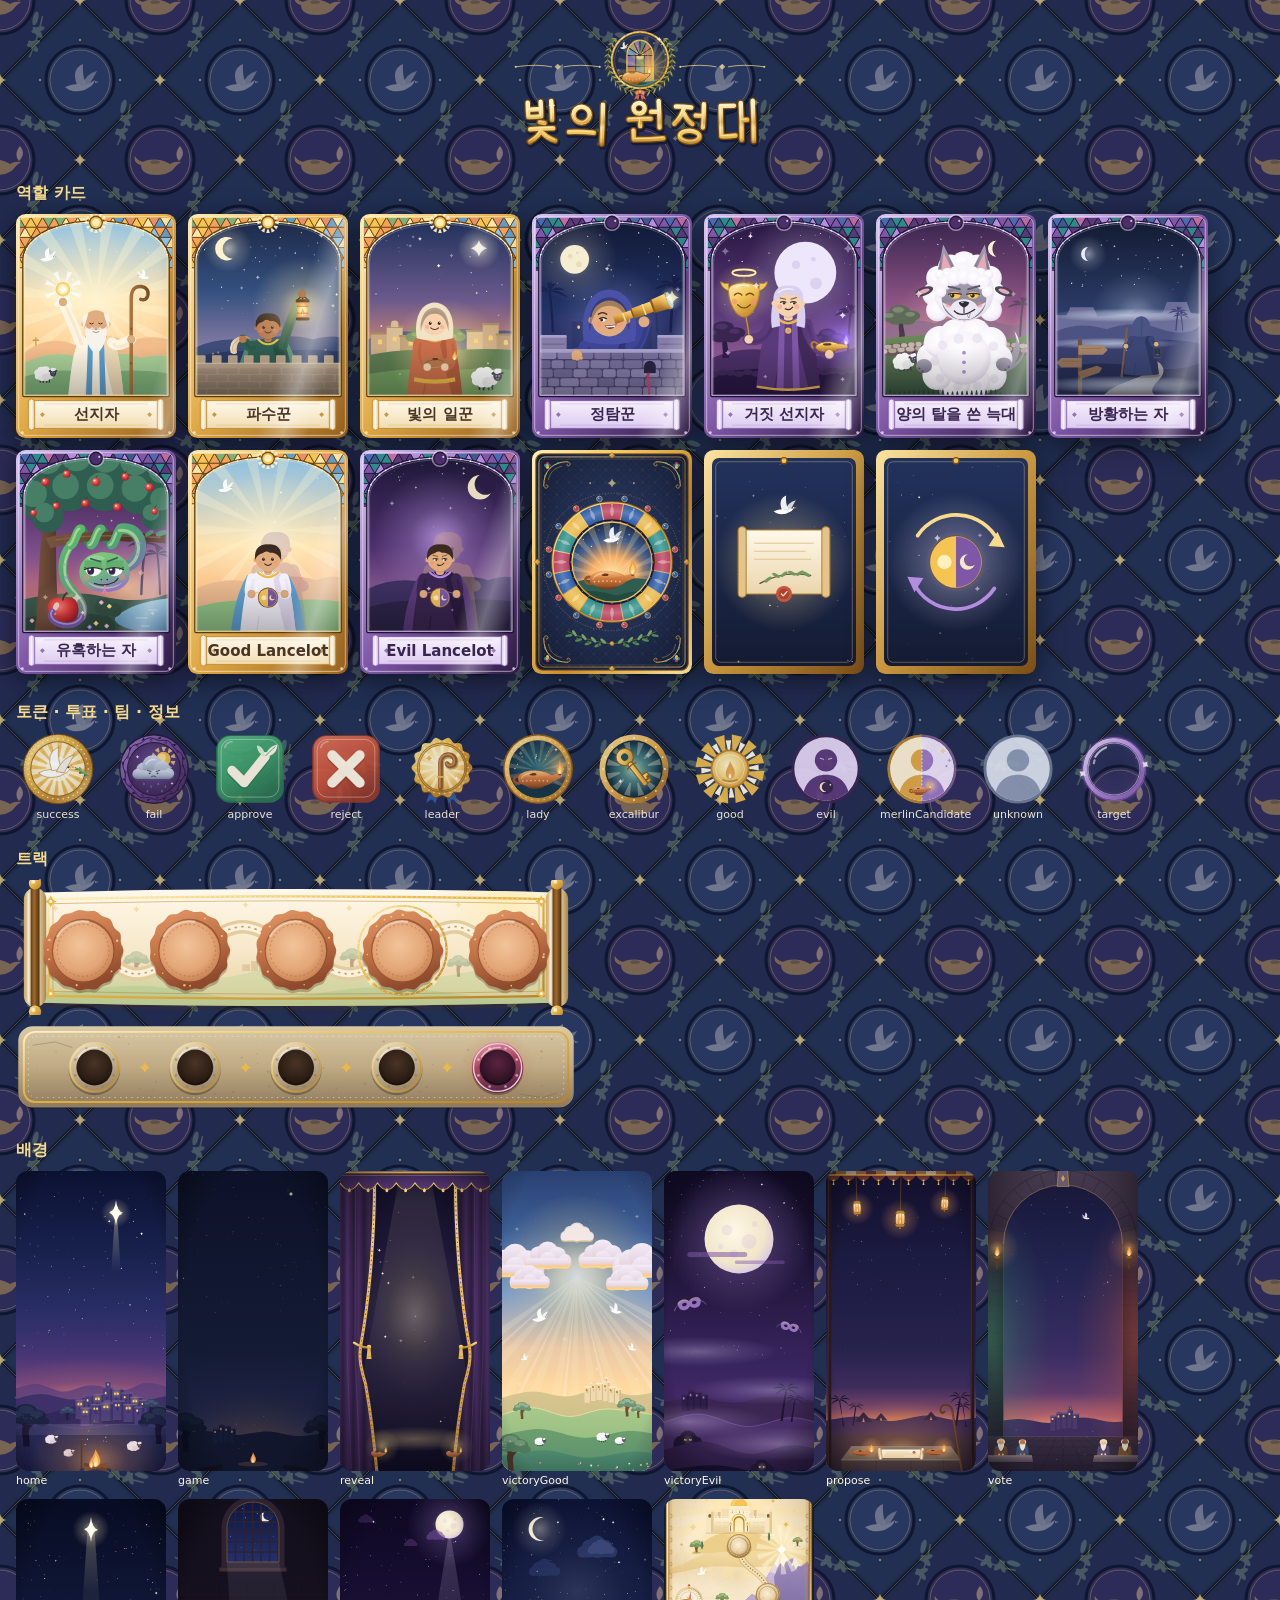
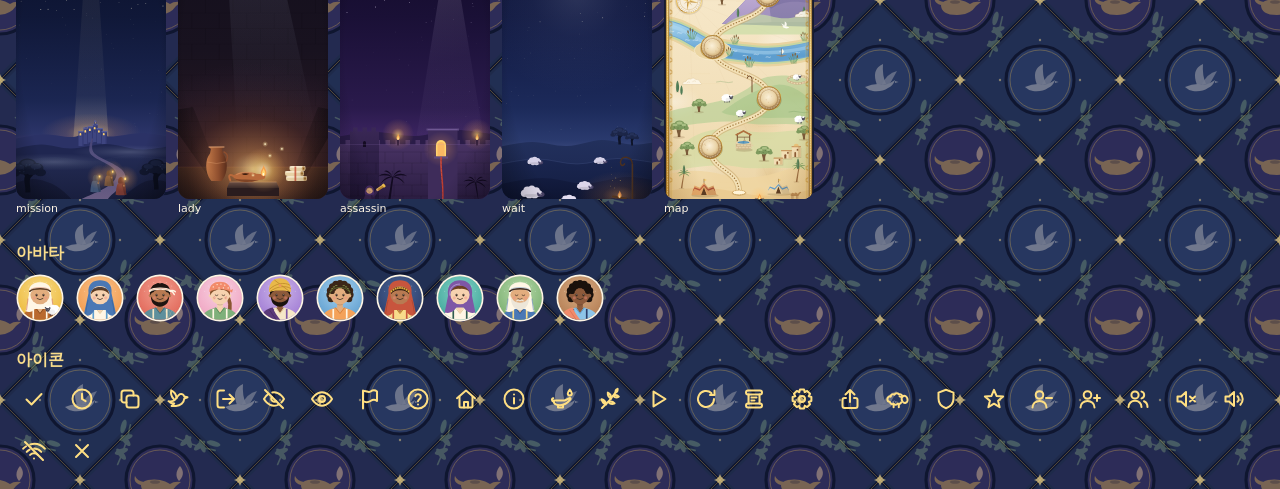
<file: assets/preview.html>
<!doctype html><html lang="ko"><head><meta charset="utf-8"><meta name="viewport" content="width=device-width,initial-scale=1">
<title>빛의 원정대 에셋 미리보기</title><style>
body{margin:0;background:#1E2A4A url(./bg-pattern.svg);color:#FFF6E5;font-family:system-ui,sans-serif;padding:16px}
h2{font-size:16px;margin:28px 0 10px;color:#F8DC8B}
.row{display:flex;flex-wrap:wrap;gap:12px}
.card{position:relative;margin:0;width:160px} .card img{width:100%;display:block;filter:drop-shadow(0 6px 14px #0008)}
.nm{position:absolute;left:7.67%;top:83.33%;width:84.67%;height:12.38%;display:flex;align-items:center;justify-content:center;font-weight:800;font-size:15px}
.nm.good{color:#4A3426} .nm.evil{color:#3A2550}
.tok{margin:0;width:84px;text-align:center;font-size:11px;opacity:.9} .tok img{width:72px;height:72px}
.bg{margin:0;width:150px;font-size:11px} .bg img{width:150px;height:300px;object-fit:cover;border-radius:12px}
.av{width:48px;height:48px} .ic{color:#F8DC8B;padding:6px} .ic img{width:24px;height:24px;filter:invert(86%) sepia(30%) saturate(600%) hue-rotate(-10deg)}
.track img{width:100%;max-width:560px;display:block;margin-bottom:8px}
</style></head><body>
<img src="./logo.svg" alt="빛의 원정대" style="width:280px;display:block;margin:8px auto">
<h2>역할 카드</h2><div class="row"><figure class="card"><img src="./roles/merlin.svg" alt=""><span class="nm good">선지자</span></figure><figure class="card"><img src="./roles/percival.svg" alt=""><span class="nm good">파수꾼</span></figure><figure class="card"><img src="./roles/servant.svg" alt=""><span class="nm good">빛의 일꾼</span></figure><figure class="card"><img src="./roles/assassin.svg" alt=""><span class="nm evil">정탐꾼</span></figure><figure class="card"><img src="./roles/morgana.svg" alt=""><span class="nm evil">거짓 선지자</span></figure><figure class="card"><img src="./roles/mordred.svg" alt=""><span class="nm evil">양의 탈을 쓴 늑대</span></figure><figure class="card"><img src="./roles/oberon.svg" alt=""><span class="nm evil">방황하는 자</span></figure><figure class="card"><img src="./roles/minion.svg" alt=""><span class="nm evil">유혹하는 자</span></figure><figure class="card"><img src="./roles/lancelotGood.svg" alt=""><span class="nm good">Good Lancelot</span></figure><figure class="card"><img src="./roles/lancelotEvil.svg" alt=""><span class="nm evil">Evil Lancelot</span></figure><figure class="card"><img src="./card-back.svg" alt=""></figure><figure class="card"><img src="./loyalty/none.svg" alt=""></figure><figure class="card"><img src="./loyalty/switch.svg" alt=""></figure></div>
<h2>토큰 · 투표 · 팀 · 정보</h2><div class="row"><figure class="tok"><img src="./token-success.svg" alt=""><figcaption>success</figcaption></figure><figure class="tok"><img src="./token-fail.svg" alt=""><figcaption>fail</figcaption></figure><figure class="tok"><img src="./vote-approve.svg" alt=""><figcaption>approve</figcaption></figure><figure class="tok"><img src="./vote-reject.svg" alt=""><figcaption>reject</figcaption></figure><figure class="tok"><img src="./leader.svg" alt=""><figcaption>leader</figcaption></figure><figure class="tok"><img src="./lady.svg" alt=""><figcaption>lady</figcaption></figure><figure class="tok"><img src="./excalibur.svg" alt=""><figcaption>excalibur</figcaption></figure><figure class="tok"><img src="./team-good.svg" alt=""><figcaption>good</figcaption></figure><figure class="tok"><img src="./knowledge/evil.svg" alt=""><figcaption>evil</figcaption></figure><figure class="tok"><img src="./knowledge/merlin-candidate.svg" alt=""><figcaption>merlinCandidate</figcaption></figure><figure class="tok"><img src="./knowledge/unknown.svg" alt=""><figcaption>unknown</figcaption></figure><figure class="tok"><img src="./knowledge/target.svg" alt=""><figcaption>target</figcaption></figure></div>
<h2>트랙</h2><div class="track"><img src="./track/quest-board.svg" alt=""><img src="./track/vote-track.svg" alt=""></div>
<h2>배경</h2><div class="row"><figure class="bg"><img src="./backgrounds/home.svg" alt=""><figcaption>home</figcaption></figure><figure class="bg"><img src="./backgrounds/game.svg" alt=""><figcaption>game</figcaption></figure><figure class="bg"><img src="./backgrounds/reveal.svg" alt=""><figcaption>reveal</figcaption></figure><figure class="bg"><img src="./backgrounds/victory-good.svg" alt=""><figcaption>victoryGood</figcaption></figure><figure class="bg"><img src="./backgrounds/victory-evil.svg" alt=""><figcaption>victoryEvil</figcaption></figure><figure class="bg"><img src="./backgrounds/phase-propose.svg" alt=""><figcaption>propose</figcaption></figure><figure class="bg"><img src="./backgrounds/phase-vote.svg" alt=""><figcaption>vote</figcaption></figure><figure class="bg"><img src="./backgrounds/phase-mission.svg" alt=""><figcaption>mission</figcaption></figure><figure class="bg"><img src="./backgrounds/phase-lady.svg" alt=""><figcaption>lady</figcaption></figure><figure class="bg"><img src="./backgrounds/phase-assassin.svg" alt=""><figcaption>assassin</figcaption></figure><figure class="bg"><img src="./backgrounds/phase-wait.svg" alt=""><figcaption>wait</figcaption></figure><figure class="bg"><img src="./map/journey.svg" alt=""><figcaption>map</figcaption></figure></div>
<h2>아바타</h2><div class="row"><img class="av" src="./avatars/avatar-1.svg" alt=""><img class="av" src="./avatars/avatar-2.svg" alt=""><img class="av" src="./avatars/avatar-3.svg" alt=""><img class="av" src="./avatars/avatar-4.svg" alt=""><img class="av" src="./avatars/avatar-5.svg" alt=""><img class="av" src="./avatars/avatar-6.svg" alt=""><img class="av" src="./avatars/avatar-7.svg" alt=""><img class="av" src="./avatars/avatar-8.svg" alt=""><img class="av" src="./avatars/avatar-9.svg" alt=""><img class="av" src="./avatars/avatar-10.svg" alt=""></div>
<h2>아이콘</h2><div class="row"><span class="ic" title="check"><img src="./icons/check.svg" alt=""></span><span class="ic" title="clock"><img src="./icons/clock.svg" alt=""></span><span class="ic" title="copy"><img src="./icons/copy.svg" alt=""></span><span class="ic" title="dove"><img src="./icons/dove.svg" alt=""></span><span class="ic" title="exit"><img src="./icons/exit.svg" alt=""></span><span class="ic" title="eye-off"><img src="./icons/eye-off.svg" alt=""></span><span class="ic" title="eye"><img src="./icons/eye.svg" alt=""></span><span class="ic" title="flag"><img src="./icons/flag.svg" alt=""></span><span class="ic" title="help"><img src="./icons/help.svg" alt=""></span><span class="ic" title="home"><img src="./icons/home.svg" alt=""></span><span class="ic" title="info"><img src="./icons/info.svg" alt=""></span><span class="ic" title="lamp"><img src="./icons/lamp.svg" alt=""></span><span class="ic" title="olive-branch"><img src="./icons/olive-branch.svg" alt=""></span><span class="ic" title="play"><img src="./icons/play.svg" alt=""></span><span class="ic" title="refresh"><img src="./icons/refresh.svg" alt=""></span><span class="ic" title="scroll"><img src="./icons/scroll.svg" alt=""></span><span class="ic" title="settings"><img src="./icons/settings.svg" alt=""></span><span class="ic" title="share"><img src="./icons/share.svg" alt=""></span><span class="ic" title="sheep"><img src="./icons/sheep.svg" alt=""></span><span class="ic" title="shield"><img src="./icons/shield.svg" alt=""></span><span class="ic" title="star"><img src="./icons/star.svg" alt=""></span><span class="ic" title="user-minus"><img src="./icons/user-minus.svg" alt=""></span><span class="ic" title="user-plus"><img src="./icons/user-plus.svg" alt=""></span><span class="ic" title="users"><img src="./icons/users.svg" alt=""></span><span class="ic" title="volume-off"><img src="./icons/volume-off.svg" alt=""></span><span class="ic" title="volume-on"><img src="./icons/volume-on.svg" alt=""></span><span class="ic" title="wifi-off"><img src="./icons/wifi-off.svg" alt=""></span><span class="ic" title="x"><img src="./icons/x.svg" alt=""></span></div>
</body></html>
</file>
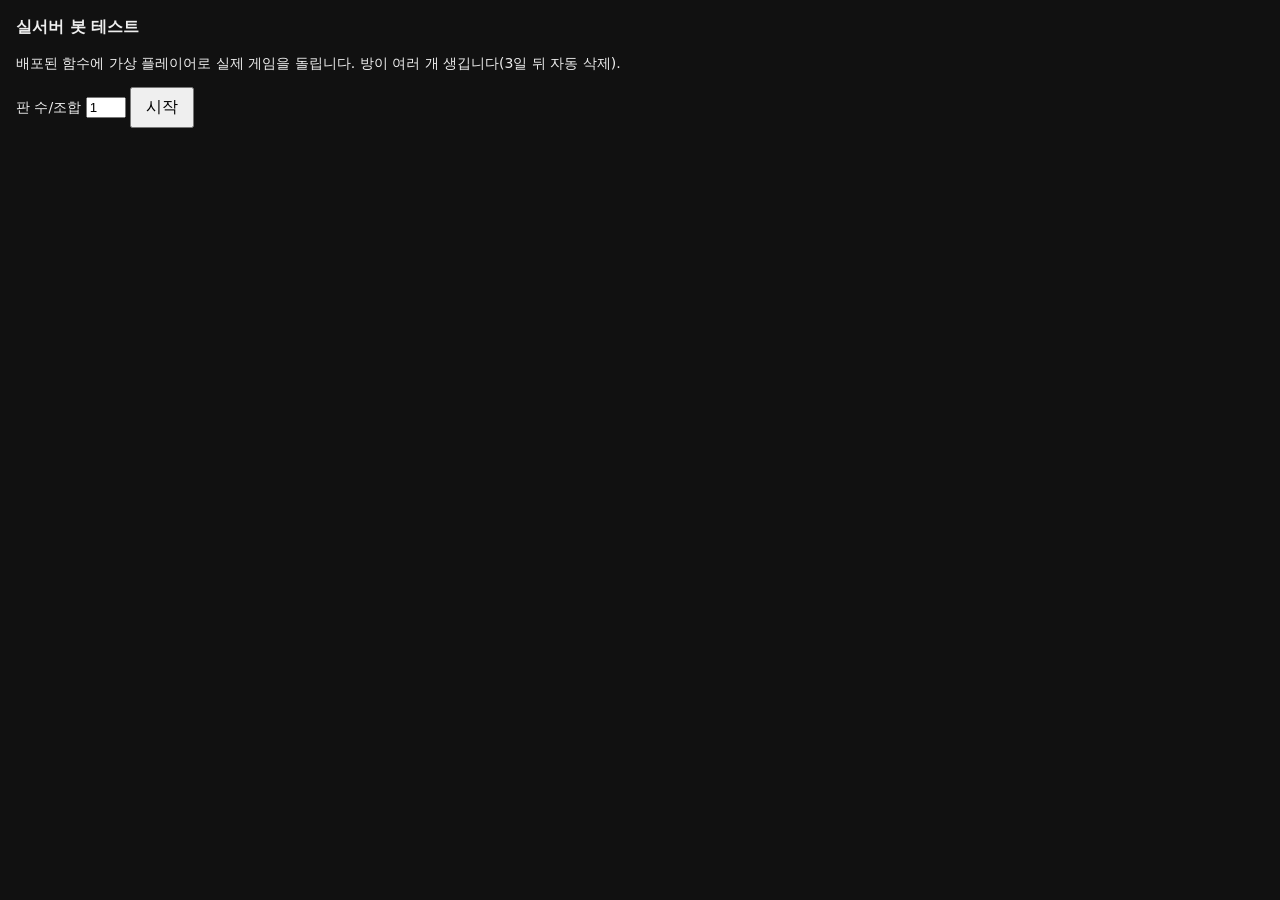
<file: tests/live.html>
<!doctype html>
<meta charset="utf-8"><meta name="viewport" content="width=device-width,initial-scale=1">
<title>Live bot test</title>
<style>body{font:14px system-ui;margin:16px;background:#111;color:#eee}pre{white-space:pre-wrap}button{font-size:16px;padding:8px 14px}</style>
<h3>실서버 봇 테스트</h3>
<p>배포된 함수에 가상 플레이어로 실제 게임을 돌립니다. 방이 여러 개 생깁니다(3일 뒤 자동 삭제).</p>
<label>판 수/조합 <input id="g" type="number" value="1" min="1" max="5"></label>
<button id="go">시작</button>
<pre id="out"></pre>
<script type="module">
import { playGame } from "./lib/harness.mjs";
import { httpTransport } from "./lib/transport-http.mjs";
const out = document.getElementById("out");
const log = (s) => { out.textContent += s + "\n"; };
async function run() {
  const cfg = window.BACKEND || {};
  const anon = cfg.anonKey, url = cfg.fnUrl;
  if (!url) { log("config.js 의 window.BACKEND 를 먼저 불러와야 해요 (?config=../web/config.js)"); return; }
  const t = httpTransport({ url, anon });
  const games = Number(document.getElementById("g").value) || 1;
  const base = { merlin: true, percival: true, morgana: true, assassin: true };
  const setups = [
    [5, { merlin: true, assassin: true }, false], [6, { merlin: true, percival: true, morgana: true, assassin: true }, false],
    [7, { merlin: true, percival: true, morgana: true, assassin: true }, true], [8, { merlin: true, percival: true, morgana: true, mordred: true, assassin: true }, true],
    [9, { merlin: true, percival: true, morgana: true, mordred: true, assassin: true }, true], [10, { merlin: true, percival: true, morgana: true, mordred: true, oberon: true, assassin: true }, true],
    // expansions: Lancelot official variants 1/2/3 × Excalibur
    [7, base, true, { lancelot: 1 }], [8, base, true, { lancelot: 2, excalibur: true }], [9, base, false, { lancelot: 3, excalibur: true }], [10, base, true, { lancelot: 2 }],
  ];
  let total = 0, bad = 0;
  for (const [n, roles, lady, exp = {}] of setups) for (let g = 0; g < games; g++) {
    const r = await playGame(t, { n, roles, lady, ...exp, seed: n * 13 + g, chaos: 0.1 });
    total++; bad += r.findings.length;
    log(`${r.tag}: ${r.result ? r.result.winner + "/" + r.result.winReason : r.setupRefused || "중단"} — 문제 ${r.findings.length}`);
    for (const f of r.findings.slice(0, 5)) log(`   [${f.id}] ${f.msg}`);
  }
  const ms = t.timings.map((x) => x.ms).sort((a, b) => a - b), q = (p) => ms[Math.floor(ms.length * p)].toFixed(0);
  log(`\n${total}판, 문제 ${bad}건. 요청 ${ms.length}회: p50 ${q(0.5)}ms, p95 ${q(0.95)}ms, 최대 ${q(0.999)}ms`);
  const by = {}; for (const x of t.timings) (by[x.action] ||= []).push(x.ms);
  for (const [a, arr] of Object.entries(by)) { arr.sort((x, y) => x - y); log(`  ${a}: p50 ${arr[arr.length >> 1].toFixed(0)}ms, p95 ${arr[Math.floor(arr.length * 0.95)].toFixed(0)}ms (${arr.length}회)`); }
  window.__liveResult = { total, bad };
}
const p = new URLSearchParams(location.search).get("config") || "../web/config.js";
if (p) { const s = document.createElement("script"); s.src = p; s.onload = () => {}; document.head.append(s); }
document.getElementById("go").onclick = () => run().catch((e) => log("오류: " + e.message));
</script>
</file>
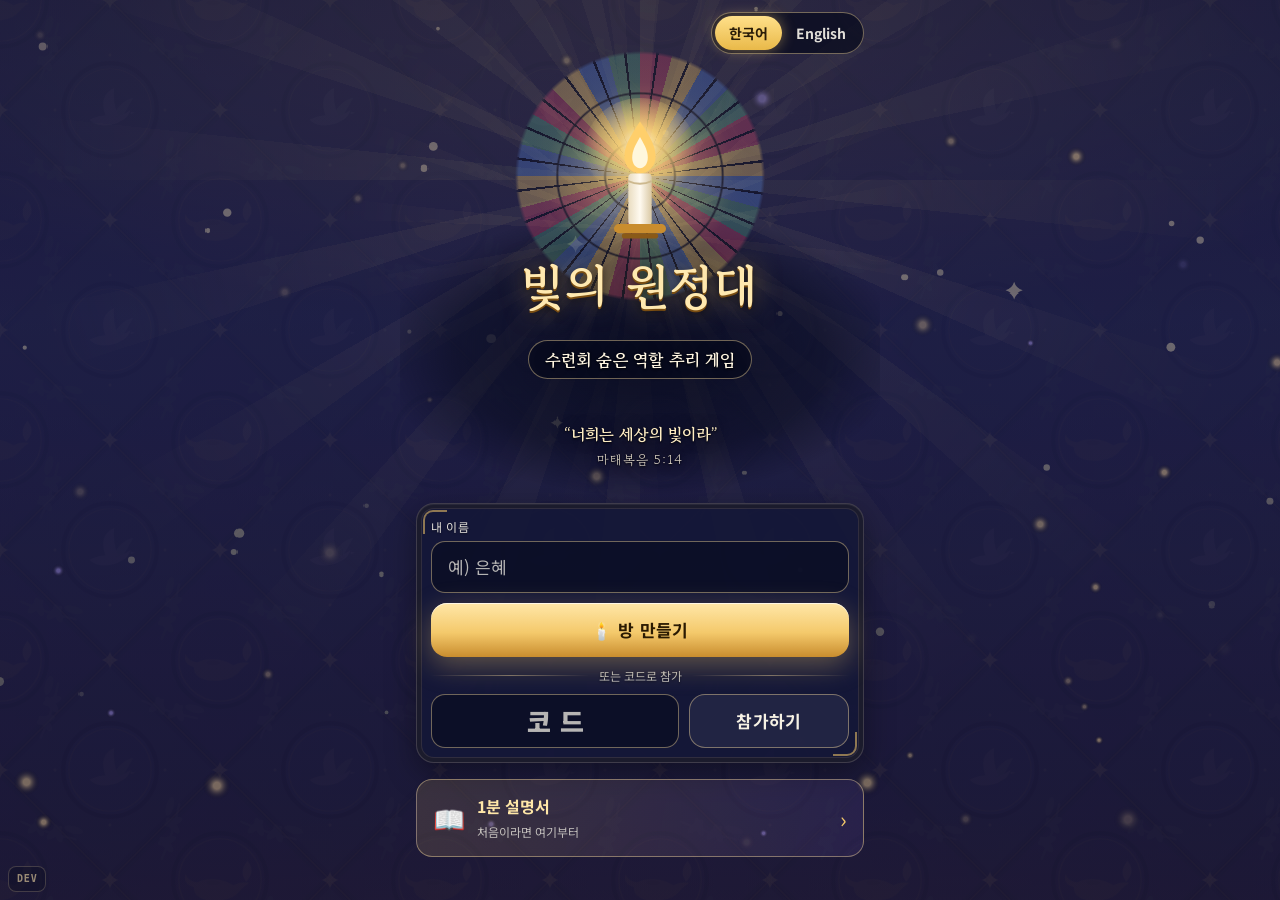
<file: ui/dev.html>
<!doctype html>
<html lang="ko">
<head>
<meta charset="utf-8">
<meta name="viewport" content="width=device-width,initial-scale=1,viewport-fit=cover,user-scalable=no">
<meta name="theme-color" content="#14101f">
<title>빛의 원정대 · 개발용</title>
<link rel="preconnect" href="https://fonts.googleapis.com">
<link href="https://fonts.googleapis.com/css2?family=Gowun+Batang:wght@400;700&family=Noto+Sans+KR:wght@400;600;800&display=swap" rel="stylesheet">
<style>
  html,body{margin:0;background:#14101f;color:#f6efe2;min-height:100%;}
  .dev-missing{max-width:420px;margin:18vh auto 0;padding:24px 20px;font:15px/1.6 -apple-system,'Noto Sans KR',sans-serif;text-align:center;}
  .dev-missing b{display:block;font-size:18px;margin-bottom:8px;color:#ffe7a8;}
  .dev-missing code{background:rgba(255,255,255,.08);padding:1px 5px;border-radius:4px;}
</style>
<!-- Dev harness: the real UI against an in-browser mock server with bots. Not linked from index.html. -->
<script src="../web/config.js" onerror="void 0"></script>
<script src="./dev/theme-fallback.js"></script>
<script src="../guide/guide.js" onerror="void 0"></script>
<link rel="stylesheet" href="./ui.css">
</head>
<body>
<div id="app"></div>
<script src="./ui.js" onerror="void 0"></script>
<script src="./dev/mock.js"></script>
<script>
  (function () {
    var root = document.getElementById("app");
    if (!window.UI || typeof window.UI.init !== "function") {
      root.innerHTML = '<div class="dev-missing"><b>UI가 아직 없어요</b>' +
        '<code>ui/ui.js</code>가 준비되면 이 페이지를 새로고침하세요.<br>' +
        '아래 DEV 버튼으로 목업 서버와 봇은 지금도 돌려 볼 수 있어요.</div>';
    } else {
      UI.init(root, MockServer.api, window.THEME, { assetBase: "../assets/", guide: window.GUIDE || null, dev: true });
      UI.render(null);
    }
    MockServer.boot();
  })();
</script>
</body>
</html>
</file>
<file: ui/ui.css>
/* 빛의 원정대 — UI styles (mobile first, 360–430px). Owned by the UI thread. */
@import url('https://fonts.googleapis.com/css2?family=Gowun+Batang:wght@400;700&family=Noto+Sans+KR:wght@400;500;700;900&display=swap');

:root {
  --bg0: #070a1c;
  --bg1: #0d1330;
  --bg2: #161d45;
  --panel: rgba(20, 24, 56, 0.9);
  --panel-strong: rgba(24, 30, 70, 0.98);
  --line: rgba(255, 227, 163, 0.18);
  --line-strong: rgba(255, 227, 163, 0.42);
  --text: #f6f1e4;
  --text-dim: rgba(250, 246, 236, 0.9);
  --text-mute: rgba(250, 246, 236, 0.72);
  --gold: #f4c96b;
  --gold-hi: #ffe7a8;
  --gold-deep: #c98d2e;
  --good: #ffd77a;
  --good-glow: rgba(255, 215, 122, 0.55);
  --evil: #e0486e;
  --evil-deep: #7d1d3f;
  --evil-glow: rgba(224, 72, 110, 0.55);
  --violet: #8f6cf0;
  --ok: #6fe3a6;
  --radius: 18px;
  --radius-s: 12px;
  --safe-top: env(safe-area-inset-top, 0px);
  --safe-bot: env(safe-area-inset-bottom, 0px);
  --font: 'Noto Sans KR', -apple-system, BlinkMacSystemFont, 'Apple SD Gothic Neo', 'Malgun Gothic', sans-serif;
  --font-display: 'Gowun Batang', 'Noto Serif KR', 'AppleMyungjo', serif;
  --ease-out: cubic-bezier(.16, 1, .3, 1);
  --ease-spring: cubic-bezier(.34, 1.56, .64, 1);
}

* { box-sizing: border-box; -webkit-tap-highlight-color: transparent; }
html, body { margin: 0; height: 100%; background: var(--bg0); }
body { color: var(--text); font-family: var(--font); -webkit-font-smoothing: antialiased; overscroll-behavior: none; }
button, input { font: inherit; color: inherit; }
button { cursor: pointer; border: 0; background: none; padding: 0; touch-action: manipulation; }
button:disabled { cursor: default; }
img { -webkit-user-drag: none; user-select: none; }

/* ---------- App shell ---------- */
.ux-app {
  position: relative; min-height: 100%; min-height: 100dvh; overflow: hidden; overflow: clip; /* clip, not a scroll box, so .ux-dock can stick to the bottom */
  background:
    radial-gradient(120% 70% at 50% -10%, rgba(255, 196, 102, 0.20), transparent 60%),
    radial-gradient(90% 60% at 100% 110%, rgba(143, 108, 240, 0.22), transparent 60%),
    radial-gradient(80% 50% at 0% 100%, rgba(224, 72, 110, 0.12), transparent 60%),
    linear-gradient(180deg, var(--bg1), var(--bg0));
}
.ux-app.is-evil-tint { background:
    radial-gradient(120% 70% at 50% -10%, rgba(224, 72, 110, 0.22), transparent 60%),
    radial-gradient(90% 60% at 100% 110%, rgba(143, 108, 240, 0.25), transparent 60%),
    linear-gradient(180deg, #170d26, var(--bg0)); }
.ux-pattern { position: absolute; inset: 0; opacity: .07; background-size: 220px; pointer-events: none; mix-blend-mode: screen; }
.ux-fx { position: fixed; inset: 0; width: 100%; height: 100%; pointer-events: none; z-index: 1; }
.ux-stage { position: relative; z-index: 2; text-shadow: 0 1px 2px rgba(0,0,0,.45); max-width: 480px; margin: 0 auto; min-height: 100dvh; display: flex; flex-direction: column; }
.ux-screen { flex: 1; display: flex; flex-direction: column; padding: calc(12px + var(--safe-top)) 16px calc(20px + var(--safe-bot)); gap: 14px; }
.ux-screen.enter { animation: screenIn .55s var(--ease-out) both; }
.ux-screen.leave { position: absolute; inset: 0; animation: screenOut .35s ease both; pointer-events: none; }
@keyframes screenIn { from { opacity: 0; transform: translateY(18px) scale(.985); } to { opacity: 1; transform: none; } }
@keyframes screenOut { to { opacity: 0; transform: translateY(-10px) scale(.99); } }

/* ---------- Top bar ---------- */
.ux-top { display: flex; align-items: center; gap: 8px; min-height: 40px; }
.ux-top .grow { flex: 1; min-width: 0; }
.ux-top-title { font-family: var(--font-display); font-weight: 700; font-size: 17px; letter-spacing: .02em; color: var(--gold-hi); white-space: nowrap; overflow: hidden; text-overflow: ellipsis; }
.ux-top-sub { font-size: 12px; color: var(--text-dim); }
.ux-icon-btn { width: 40px; height: 40px; border-radius: 12px; display: grid; place-items: center; background: rgba(255,255,255,.06); border: 1px solid var(--line); font-size: 18px; transition: transform .15s, background .2s; flex: none; }
.ux-icon-btn:active { transform: scale(.92); background: rgba(255,255,255,.12); }
.ux-chip { display: inline-flex; align-items: center; gap: 6px; padding: 6px 10px; border-radius: 999px; background: rgba(255,255,255,.07); border: 1px solid var(--line); font-size: 13px; color: var(--text-dim); white-space: nowrap; }
.ux-chip b { color: var(--text); font-weight: 700; }
.ux-role-chip { padding: 5px 12px 5px 5px; gap: 8px; }
.ux-role-chip .dot { width: 28px; height: 28px; border-radius: 50%; overflow: hidden; background: var(--bg2); border: 1px solid var(--line-strong); }
.ux-role-chip .dot img { width: 100%; height: 100%; object-fit: cover; object-position: 50% 30%; }

/* ---------- Typography ---------- */
.ux-h1 { font-family: var(--font-display); font-weight: 700; font-size: 34px; line-height: 1.15; margin: 0; text-align: center; letter-spacing: .01em;
  color: #ffe9b0; text-shadow: 0 2px 0 #7a4e12, 0 3px 10px rgba(0,0,0,.75), 0 0 26px rgba(244, 201, 107, .55); }
.ux-h2 { font-family: var(--font-display); font-weight: 700; font-size: 22px; margin: 0; color: var(--gold-hi); }
.ux-h3 { font-size: 14px; font-weight: 700; margin: 0; color: var(--text-dim); letter-spacing: .04em; }
.ux-p { margin: 0; color: var(--text-dim); font-size: 15px; line-height: 1.6; }
.ux-center { text-align: center; }
.ux-muted { color: var(--text-mute); font-size: 13px; line-height: 1.5; }

/* ---------- Panels ---------- */
.ux-panel { background: var(--panel); border: 1px solid var(--line); border-radius: var(--radius); padding: 14px; box-shadow: 0 10px 30px rgba(0,0,0,.35), inset 0 1px 0 rgba(255,255,255,.06), inset 0 0 0 4px rgba(7,10,28,.5), inset 0 0 0 5px rgba(244,201,107,.12); position: relative; }
/* gold-leaf corner ornaments (manuscript style) */
.ux-panel::before, .ux-panel::after { content: ''; position: absolute; width: 22px; height: 22px; pointer-events: none; border: 2px solid rgba(244,201,107,.55); }
.ux-panel::before { top: 6px; left: 6px; border-right: 0; border-bottom: 0; border-top-left-radius: 10px; }
.ux-panel::after { bottom: 6px; right: 6px; border-left: 0; border-top: 0; border-bottom-right-radius: 10px; }
.ux-panel.plain::before, .ux-panel.plain::after { display: none; }
.ux-verse { font-family: var(--font-display); font-size: 16px; font-weight: 700; line-height: 1.6; color: #ffeec4; text-align: center; padding: 0 8px; text-shadow: 0 1px 2px rgba(0,0,0,.9), 0 0 14px rgba(0,0,0,.6); }
.ux-verse cite { display: block; font-style: normal; font-weight: 400; font-size: 13px; color: rgba(255,246,224,.85); margin-top: 2px; letter-spacing: .06em; }
.ux-ornament { display: flex; align-items: center; justify-content: center; gap: 10px; color: var(--gold); opacity: .7; font-size: 12px; }
.ux-ornament::before, .ux-ornament::after { content: ''; width: 54px; height: 1px; background: linear-gradient(90deg, transparent, var(--gold)); }
.ux-ornament::after { transform: scaleX(-1); }
/* stained-glass rose window (pure CSS, GPU friendly: only rotates) */
.ux-rose { position: absolute; width: 260px; height: 260px; left: 50%; top: 50%; margin: -130px 0 0 -130px; border-radius: 50%; opacity: .55; pointer-events: none;
  background: radial-gradient(circle, transparent 18%, rgba(7,10,28,.9) 19%, transparent 20%, transparent 44%, rgba(7,10,28,.9) 45%, transparent 46%),
    repeating-conic-gradient(from 0deg, rgba(224,72,110,.55) 0 15deg, rgba(244,201,107,.6) 15deg 30deg, rgba(90,140,230,.55) 30deg 45deg, rgba(111,227,166,.4) 45deg 60deg);
  -webkit-mask: radial-gradient(circle, #000 66%, transparent 68%); mask: radial-gradient(circle, #000 66%, transparent 68%);
  animation: spin 60s linear infinite; will-change: transform; }
.ux-rose::after { content: ''; position: absolute; inset: 0; border-radius: 50%; background: repeating-conic-gradient(from 7.5deg, rgba(7,10,28,.95) 0 1.2deg, transparent 1.2deg 15deg); }
.ux-panel-head { display: flex; align-items: center; justify-content: space-between; gap: 8px; margin-bottom: 10px; }

/* ---------- Buttons ---------- */
.ux-btn { position: relative; width: 100%; min-height: 54px; border-radius: 16px; font-weight: 700; font-size: 17px; letter-spacing: .02em; display: flex; align-items: center; justify-content: center; gap: 8px; overflow: hidden; transition: transform .15s var(--ease-out), filter .2s, opacity .2s, box-shadow .3s; }
.ux-btn:active:not(:disabled) { transform: scale(.97); }
.ux-btn:disabled { opacity: .42; filter: saturate(.4); }
.ux-btn-gold { color: #2a1a02; background: linear-gradient(180deg, var(--gold-hi), var(--gold) 55%, var(--gold-deep)); box-shadow: 0 8px 28px rgba(244, 201, 107, .35), inset 0 1px 0 rgba(255,255,255,.7); }
.ux-btn-gold:not(:disabled)::after { content: ''; position: absolute; inset: 0; background: linear-gradient(110deg, transparent 30%, rgba(255,255,255,.55) 50%, transparent 70%); transform: translateX(-120%); animation: shine 3.2s ease-in-out infinite; }
@keyframes shine { 0%, 55% { transform: translateX(-120%); } 85%, 100% { transform: translateX(120%); } }
.ux-btn-ghost { background: rgba(255,255,255,.06); border: 1px solid var(--line-strong); color: var(--text); }
.ux-btn-evil { color: #fff; background: linear-gradient(180deg, #ff6f93, var(--evil) 55%, var(--evil-deep)); box-shadow: 0 8px 28px var(--evil-glow); }
.ux-btn-ok { color: #06281a; background: linear-gradient(180deg, #a8ffd3, var(--ok)); box-shadow: 0 8px 26px rgba(111,227,166,.35); }
.ux-btn-sm { min-height: 40px; font-size: 14px; border-radius: 12px; width: auto; padding: 0 14px; }
.ux-row { display: flex; gap: 10px; }
.ux-row > * { flex: 1; }
.ux-stack { display: flex; flex-direction: column; gap: 10px; }
.ux-spacer { flex: 1; }

/* ---------- Inputs ---------- */
.ux-field { display: flex; flex-direction: column; gap: 6px; }
.ux-label { font-size: 12px; color: var(--text-dim); letter-spacing: .05em; }
.ux-input { width: 100%; min-height: 52px; border-radius: 14px; border: 1px solid var(--line-strong); background: rgba(7,10,28,.55); padding: 0 16px; font-size: 17px; outline: none; transition: border-color .2s, box-shadow .2s; }
.ux-input:focus { border-color: var(--gold); box-shadow: 0 0 0 4px rgba(244,201,107,.18); }
.ux-input::placeholder { color: var(--text-mute); }
.ux-code-input { text-align: center; font-size: 26px; letter-spacing: .35em; font-weight: 900; text-transform: uppercase; padding-left: calc(16px + .35em); }

/* ---------- Home ---------- */
.ux-home-hero { display: flex; flex-direction: column; align-items: center; gap: 10px; padding-top: 4vh; }
.ux-emblem { position: relative; width: 148px; height: 148px; display: grid; place-items: center; }
.ux-emblem::before { content: ''; position: absolute; inset: -30px; border-radius: 50%; background: radial-gradient(circle, rgba(255,215,122,.45), transparent 62%); animation: breathe 3.6s ease-in-out infinite; }
.ux-emblem svg { position: relative; width: 100%; height: 100%; }
.ux-flame { transform-origin: 50% 85%; animation: flicker 1.8s ease-in-out infinite; }
@keyframes flicker { 0%,100% { transform: scale(1, 1) rotate(0); } 25% { transform: scale(.96, 1.05) rotate(-2deg); } 50% { transform: scale(1.03, .97) rotate(1.5deg); } 75% { transform: scale(.98, 1.03) rotate(-1deg); } }
@keyframes breathe { 0%, 100% { transform: scale(.92); opacity: .75; } 50% { transform: scale(1.06); opacity: 1; } }
.ux-subtitle { font-family: var(--font-display); color: #fff6e2; font-weight: 700; font-size: 17px; text-align: center; text-shadow: 0 1px 2px rgba(0,0,0,.9), 0 0 12px rgba(0,0,0,.6); }
.ux-divider { display: flex; align-items: center; gap: 10px; color: var(--text-mute); font-size: 12px; }
.ux-divider::before, .ux-divider::after { content: ''; flex: 1; height: 1px; background: linear-gradient(90deg, transparent, var(--line-strong), transparent); }

/* ---------- Lobby ---------- */
.ux-code-card { text-align: center; padding: 16px 14px 14px; position: relative; overflow: hidden; }
.ux-code-card::before { content: ''; position: absolute; inset: -40%; background: conic-gradient(from 0deg, transparent, rgba(244,201,107,.18), transparent 30%); animation: spin 9s linear infinite; }
@keyframes spin { to { transform: rotate(360deg); } }
.ux-code-card > * { position: relative; }
.ux-code { font-size: 44px; font-weight: 900; letter-spacing: .28em; padding-left: .28em; color: var(--gold-hi); text-shadow: 0 0 22px rgba(244,201,107,.55); line-height: 1.1; margin: 4px 0 8px; font-variant-numeric: tabular-nums; }
.ux-players { display: flex; flex-direction: column; gap: 8px; }
.ux-player { display: flex; align-items: center; gap: 10px; padding: 10px 12px; border-radius: 14px; background: rgba(255,255,255,.04); border: 1px solid transparent; transition: border-color .3s, background .3s, transform .3s; }
.ux-player.fresh { animation: popIn .45s var(--ease-spring) both; }
.ux-player.is-me { border-color: var(--line-strong); background: rgba(244,201,107,.08); }
.ux-player.is-ready { background: rgba(111,227,166,.07); }
@keyframes popIn { from { opacity: 0; transform: translateY(8px) scale(.96); } to { opacity: 1; transform: none; } }
.ux-avatar { position: relative; width: 38px; height: 38px; border-radius: 50%; flex: none; display: grid; place-items: center; font-weight: 900; font-size: 16px; color: #1b1302; background: linear-gradient(160deg, hsl(var(--h,42) 85% 78%), hsl(var(--h,42) 60% 48%)); box-shadow: 0 0 0 2px rgba(255,255,255,.08); }
.ux-avatar .online { position: absolute; right: -1px; bottom: -1px; width: 11px; height: 11px; border-radius: 50%; background: var(--ok); border: 2px solid var(--bg1); }
.ux-avatar .online.off { background: #6b6f85; }
.ux-player-name { flex: 1; min-width: 0; font-weight: 700; font-size: 15px; white-space: nowrap; overflow: hidden; text-overflow: ellipsis; }
.ux-player-name small { font-weight: 400; color: var(--text-mute); font-size: 12px; margin-left: 4px; }
.ux-badge { font-size: 12px; padding: 4px 9px; border-radius: 999px; background: rgba(255,255,255,.07); color: var(--text-mute); white-space: nowrap; }
.ux-badge.ok { background: rgba(111,227,166,.16); color: var(--ok); }
.ux-badge.gold { background: rgba(244,201,107,.16); color: var(--gold-hi); }
.ux-badge.evil { background: rgba(224,72,110,.18); color: #ff8fab; }
.ux-kick { width: 30px; height: 30px; border-radius: 10px; color: var(--text-mute); background: rgba(255,255,255,.05); font-size: 14px; }
.ux-empty-seat { border: 1px dashed var(--line); background: transparent; color: var(--text-mute); justify-content: center; font-size: 13px; padding: 12px; animation: none; }
.ux-setting { display: flex; align-items: center; gap: 12px; padding: 10px 2px; border-top: 1px solid rgba(255,255,255,.05); }
.ux-setting:first-of-type { border-top: 0; }
.ux-setting .txt { flex: 1; min-width: 0; }
.ux-setting .name { font-weight: 700; font-size: 15px; }
.ux-setting .desc { font-size: 12px; color: var(--text-mute); margin-top: 2px; line-height: 1.4; }
.ux-setting .thumb { width: 40px; height: 52px; border-radius: 8px; overflow: hidden; flex: none; background: var(--bg2); border: 1px solid var(--line); }
.ux-setting .thumb img { width: 100%; height: 100%; object-fit: cover; }
.ux-switch { position: relative; width: 52px; height: 30px; border-radius: 999px; background: rgba(255,255,255,.12); transition: background .25s; flex: none; }
.ux-switch::after { content: ''; position: absolute; top: 3px; left: 3px; width: 24px; height: 24px; border-radius: 50%; background: #fff; box-shadow: 0 2px 6px rgba(0,0,0,.4); transition: transform .3s var(--ease-spring); }
.ux-switch.on { background: linear-gradient(90deg, var(--gold-deep), var(--gold)); }
.ux-switch.on.evil { background: linear-gradient(90deg, var(--evil-deep), var(--evil)); }
.ux-switch.on::after { transform: translateX(22px); }
.ux-switch:disabled { opacity: .55; }
.ux-stepper { display: flex; align-items: center; gap: 6px; }
.ux-stepper button { width: 36px; height: 36px; border-radius: 10px; background: rgba(255,255,255,.08); border: 1px solid var(--line); font-size: 18px; font-weight: 700; }
.ux-stepper button:disabled { opacity: .3; }
.ux-stepper .val { min-width: 34px; text-align: center; font-size: 20px; font-weight: 900; color: var(--gold-hi); }
.ux-balance { display: flex; gap: 8px; }
.ux-balance > div { flex: 1; border-radius: 12px; padding: 10px; text-align: center; font-size: 12px; color: var(--text-dim); }
.ux-balance b { display: block; font-size: 22px; font-weight: 900; }
.ux-balance .g { background: rgba(255,215,122,.09); border: 1px solid rgba(255,215,122,.25); }
.ux-balance .g b { color: var(--good); }
.ux-balance .e { background: rgba(224,72,110,.09); border: 1px solid rgba(224,72,110,.28); }
.ux-balance .e b { color: #ff8fab; }
.ux-warn { font-size: 12px; color: #ffcf8a; background: rgba(255,170,60,.1); border: 1px solid rgba(255,170,60,.25); border-radius: 10px; padding: 8px 10px; line-height: 1.45; }
.ux-dock { position: sticky; bottom: 0; padding-top: 10px; margin: 0 -16px; padding: 12px 16px calc(12px + var(--safe-bot)); background: linear-gradient(180deg, transparent, rgba(7,10,28,.9) 35%); z-index: 5; display: flex; flex-direction: column; gap: 8px; }
.ux-ready-btn.is-ready { background: linear-gradient(180deg, #a8ffd3, var(--ok)); color: #06281a; box-shadow: 0 8px 26px rgba(111,227,166,.35); }
.ux-ready-btn.is-ready::before { content: '✓'; font-weight: 900; }

/* ---------- Card (role) ---------- */
.ux-card-wrap { perspective: 1400px; display: flex; justify-content: center; }
.ux-card { position: relative; width: min(68vw, 270px); aspect-ratio: 600 / 840; transform-style: preserve-3d; transition: transform 1s var(--ease-out); cursor: pointer; }
.ux-card.flipped { transform: rotateY(180deg); }
.ux-card.float { animation: cardFloat 4s ease-in-out infinite; }
@keyframes cardFloat { 0%,100% { translate: 0 0; } 50% { translate: 0 -8px; } }
.ux-card-face { position: absolute; inset: 0; border-radius: 18px; overflow: hidden; backface-visibility: hidden; -webkit-backface-visibility: hidden; box-shadow: 0 20px 50px rgba(0,0,0,.55), 0 0 0 1px rgba(255,227,163,.35); background: var(--bg2); }
.ux-card-face img { width: 100%; height: 100%; object-fit: cover; display: block; }
.ux-card-front { transform: rotateY(180deg); }
.ux-card-front .frame { position: absolute; inset: 8px; border-radius: 12px; border: 1.5px solid rgba(255,231,168,.55); pointer-events: none; }
.ux-card-front .plate { position: absolute; left: 0; right: 0; bottom: 0; padding: 40px 12px 14px; text-align: center; background: linear-gradient(180deg, transparent, rgba(7,10,28,.92) 45%); }
.ux-card-front .plate .rname { font-family: var(--font-display); font-weight: 700; font-size: 24px; color: var(--gold-hi); text-shadow: 0 2px 12px rgba(0,0,0,.6); }
.ux-card-front .plate .rteam { font-size: 12px; letter-spacing: .12em; margin-top: 2px; }
.ux-card.good .ux-card-front { box-shadow: 0 20px 50px rgba(0,0,0,.55), 0 0 0 1px rgba(255,227,163,.6), 0 0 60px var(--good-glow); }
.ux-card.evil .ux-card-front { box-shadow: 0 20px 50px rgba(0,0,0,.55), 0 0 0 1px rgba(255,120,150,.6), 0 0 60px var(--evil-glow); }
.ux-card.evil .plate .rname { color: #ffc0cf; }
.ux-card .sheen { position: absolute; inset: 0; background: linear-gradient(115deg, transparent 35%, rgba(255,255,255,.35) 50%, transparent 65%); transform: translateX(-100%); pointer-events: none; }
.ux-card.flipped .ux-card-front .sheen { animation: sheen 1.4s .7s ease-out both; }
@keyframes sheen { to { transform: translateX(100%); } }
.ux-tap-hint { text-align: center; color: var(--gold-hi); font-size: 14px; animation: pulse 1.6s ease-in-out infinite; }
@keyframes pulse { 0%,100% { opacity: .45; } 50% { opacity: 1; } }
.ux-card-glow { position: absolute; inset: -20%; border-radius: 50%; pointer-events: none; opacity: 0; transition: opacity .8s .4s; }
.ux-card-wrap.revealed .ux-card-glow { opacity: 1; }
.ux-card-glow.good { background: radial-gradient(circle, rgba(255,215,122,.35), transparent 60%); }
.ux-card-glow.evil { background: radial-gradient(circle, rgba(224,72,110,.38), transparent 60%); }

/* placeholder art */
.ux-ph { width: 100%; height: 100%; display: grid; place-items: center; position: relative; overflow: hidden; }
.ux-ph svg { width: 100%; height: 100%; display: block; }

/* ---------- Knowledge ---------- */
.ux-know-list { display: flex; flex-direction: column; gap: 8px; }
.ux-know { display: flex; align-items: center; gap: 10px; padding: 10px 12px; border-radius: 12px; background: rgba(255,255,255,.04); animation: popIn .5s var(--ease-spring) both; }
.ux-know.evil { background: rgba(224,72,110,.1); border: 1px solid rgba(224,72,110,.3); }
.ux-know.merlinCandidate { background: rgba(143,108,240,.12); border: 1px solid rgba(143,108,240,.35); }
.ux-know .eye { font-size: 18px; }
.ux-know .nm { flex: 1; font-weight: 700; }
.ux-know .tag { font-size: 12px; color: var(--text-dim); }
.ux-roles-strip { display: flex; flex-wrap: wrap; gap: 6px; }
.ux-role-pill { display: inline-flex; align-items: center; gap: 6px; padding: 4px 10px 4px 4px; border-radius: 999px; font-size: 12px; background: rgba(255,255,255,.06); border: 1px solid var(--line); }
.ux-role-pill.good { border-color: rgba(255,215,122,.35); }
.ux-role-pill.evil { border-color: rgba(224,72,110,.4); }
.ux-role-pill i { width: 20px; height: 20px; border-radius: 50%; overflow: hidden; background: var(--bg2); display: block; }
.ux-role-pill i img { width: 100%; height: 100%; object-fit: cover; object-position: 50% 30%; }
.ux-role-pill.good i { box-shadow: 0 0 0 1.5px var(--good); }
.ux-role-pill.evil i { box-shadow: 0 0 0 1.5px var(--evil); }

/* ---------- Board: quest track ---------- */
.ux-track { display: flex; justify-content: space-between; gap: 6px; padding: 12px 10px 10px; }
.ux-quest { position: relative; flex: 1; aspect-ratio: 1; max-width: 60px; border-radius: 50%; display: grid; place-items: center; background: radial-gradient(circle at 50% 35%, rgba(255,255,255,.12), rgba(255,255,255,.03)); border: 2px solid rgba(255,227,163,.22); transition: transform .5s var(--ease-spring), border-color .4s, box-shadow .4s; }
.ux-quest .sz { font-size: 20px; font-weight: 900; color: var(--text-dim); }
.ux-quest .two { position: absolute; bottom: -7px; left: 50%; transform: translateX(-50%); font-size: 11px; font-weight: 700; background: var(--evil-deep); color: #ffd0dc; padding: 1px 6px; border-radius: 999px; white-space: nowrap; border: 1px solid rgba(224,72,110,.5); }
.ux-quest.current { border-color: var(--gold); box-shadow: 0 0 0 4px rgba(244,201,107,.15), 0 0 24px rgba(244,201,107,.45); transform: scale(1.1); }
.ux-quest.current .sz { color: var(--gold-hi); }
.ux-quest.success { border-color: var(--good); background: radial-gradient(circle at 50% 35%, #fff4cf, var(--gold) 55%, var(--gold-deep)); box-shadow: 0 0 22px var(--good-glow); }
.ux-quest.fail { border-color: var(--evil); background: radial-gradient(circle at 50% 35%, #ff9db5, var(--evil) 55%, var(--evil-deep)); box-shadow: 0 0 22px var(--evil-glow); }
.ux-quest.success .sz, .ux-quest.fail .sz { display: none; }
.ux-quest img.tok { width: 82%; height: 82%; }
.ux-quest .mark { font-size: 24px; }
.ux-quest.just { animation: stamp .8s var(--ease-spring) both; }
@keyframes stamp { 0% { transform: scale(2.4); opacity: 0; } 60% { transform: scale(.9); opacity: 1; } 100% { transform: scale(1); } }
.ux-rejects { display: flex; align-items: center; justify-content: center; gap: 6px; font-size: 12px; color: var(--text-mute); padding-bottom: 2px; }
.ux-rej { width: 18px; height: 18px; border-radius: 50%; border: 1.5px solid rgba(255,255,255,.2); display: grid; place-items: center; font-size: 10px; transition: all .4s var(--ease-spring); }
.ux-rej.on { background: var(--evil); border-color: var(--evil); box-shadow: 0 0 10px var(--evil-glow); color: #fff; }
.ux-rej.last { border-color: rgba(224,72,110,.6); }

/* ---------- Board: table of players ---------- */
.ux-table { display: grid; grid-template-columns: repeat(2, 1fr); gap: 8px; }
.ux-seat { position: relative; display: flex; align-items: center; gap: 8px; padding: 9px 10px; border-radius: 14px; background: rgba(255,255,255,.045); border: 1.5px solid transparent; text-align: left; min-height: 56px; transition: border-color .25s, background .25s, transform .2s var(--ease-out), box-shadow .3s; }
.ux-seat.selectable:active { transform: scale(.96); }
.ux-seat.selected { border-color: var(--gold); background: rgba(244,201,107,.13); box-shadow: 0 0 18px rgba(244,201,107,.3); }
.ux-seat.selected.evil-pick { border-color: var(--evil); background: rgba(224,72,110,.14); box-shadow: 0 0 18px var(--evil-glow); }
.ux-seat.on-team { border-color: rgba(244,201,107,.55); }
.ux-seat.is-me .ux-player-name { color: var(--gold-hi); }
.ux-seat.disabled { opacity: .4; }
.ux-seat .ux-avatar { width: 34px; height: 34px; font-size: 14px; }
.ux-seat .meta { flex: 1; min-width: 0; }
.ux-seat .ux-player-name { font-size: 14px; }
.ux-seat .sub { font-size: 12px; color: var(--text-mute); display: flex; gap: 4px; align-items: center; }
.ux-seat .icons { position: absolute; top: -8px; right: 6px; display: flex; gap: 3px; }
.ux-seat .icons span, .ux-seat .icons img { width: 22px; height: 22px; border-radius: 50%; display: grid; place-items: center; font-size: 12px; background: var(--bg2); border: 1px solid var(--line-strong); }
.ux-seat .icons .leader { background: linear-gradient(160deg, var(--gold-hi), var(--gold-deep)); border: 0; }
.ux-seat .icons .lamp { background: #2a2350; border-color: rgba(255,215,122,.5); }
.ux-seat .done { color: var(--ok); font-size: 14px; font-weight: 900; }
.ux-seat .knowtag { font-size: 11.5px; font-weight: 700; padding: 1px 6px; border-radius: 6px; }
.ux-seat .knowtag.evil { background: rgba(224,72,110,.2); color: #ff9db5; }
.ux-seat .knowtag.merlinCandidate { background: rgba(143,108,240,.22); color: #c8b6ff; }
.ux-seat .knowtag.good { background: rgba(255,215,122,.18); color: var(--good); }
.ux-seat .check { width: 22px; height: 22px; border-radius: 50%; border: 1.5px solid var(--line-strong); display: grid; place-items: center; font-size: 12px; flex: none; transition: all .25s var(--ease-spring); }
.ux-seat.selected .check { background: var(--gold); border-color: var(--gold); color: #2a1a02; transform: scale(1.1); }
.ux-seat.selected.evil-pick .check { background: var(--evil); border-color: var(--evil); color: #fff; }

/* ---------- Action panel ---------- */
.ux-action { position: relative; }
.ux-action-title { font-family: var(--font-display); font-weight: 700; font-size: 20px; color: var(--gold-hi); text-align: center; margin: 0 0 4px; }
.ux-action-sub { text-align: center; color: var(--text-dim); font-size: 14px; margin: 0 0 12px; line-height: 1.5; }
.ux-waiting { display: flex; flex-direction: column; align-items: center; gap: 10px; padding: 8px 0; }
.ux-dots { display: inline-flex; gap: 5px; }
.ux-dots i { width: 7px; height: 7px; border-radius: 50%; background: var(--gold); animation: dot 1.2s ease-in-out infinite; }
.ux-dots i:nth-child(2) { animation-delay: .15s; }
.ux-dots i:nth-child(3) { animation-delay: .3s; }
@keyframes dot { 0%, 80%, 100% { transform: scale(.5); opacity: .4; } 40% { transform: scale(1); opacity: 1; } }
.ux-progress { width: 100%; height: 6px; border-radius: 999px; background: rgba(255,255,255,.08); overflow: hidden; }
.ux-progress > i { display: block; height: 100%; border-radius: inherit; background: linear-gradient(90deg, var(--gold-deep), var(--gold-hi)); transition: width .5s var(--ease-out); box-shadow: 0 0 12px var(--good-glow); }
.ux-team-row { display: flex; flex-wrap: wrap; justify-content: center; gap: 6px; margin-bottom: 12px; }
.ux-team-chip { display: inline-flex; align-items: center; gap: 6px; padding: 5px 10px 5px 5px; border-radius: 999px; background: rgba(244,201,107,.12); border: 1px solid rgba(244,201,107,.35); font-size: 13px; font-weight: 700; animation: popIn .4s var(--ease-spring) both; }
.ux-team-chip .ux-avatar { width: 24px; height: 24px; font-size: 11px; }

/* big choice cards (vote / quest) */
.ux-choices { display: flex; gap: 12px; justify-content: center; }
.ux-choice { position: relative; flex: 1; max-width: 170px; aspect-ratio: 3 / 4; border-radius: 18px; display: flex; flex-direction: column; align-items: center; justify-content: center; gap: 6px; font-family: var(--font-display); font-weight: 700; font-size: 22px; transition: transform .25s var(--ease-spring), box-shadow .3s, opacity .3s, filter .3s; overflow: hidden; }
.ux-choice img, .ux-choice .ic { width: 66%; aspect-ratio: 1; object-fit: contain; }
.ux-choice .ic { display: grid; place-items: center; font-size: 56px; }
.ux-choice small { font-family: var(--font); font-size: 12px; font-weight: 400; opacity: .75; }
.ux-choice:active:not(:disabled) { transform: scale(.95); }
.ux-choice.approve, .ux-choice.success { background: linear-gradient(170deg, #fff4d0, #f6cd73 40%, #b67a22); color: #2a1a02; box-shadow: 0 12px 34px rgba(244,201,107,.38), inset 0 1px 0 rgba(255,255,255,.8); }
.ux-choice.reject, .ux-choice.fail { background: linear-gradient(170deg, #ffb3c4, #e0486e 45%, #5d1230); color: #fff; box-shadow: 0 12px 34px var(--evil-glow), inset 0 1px 0 rgba(255,255,255,.4); }
.ux-choice.picked { transform: translateY(-8px) scale(1.04); outline: 3px solid #fff; outline-offset: 3px; }
.ux-choice.dim { opacity: .35; filter: grayscale(.6); transform: scale(.94); }
.ux-choice:disabled:not(.picked):not(.dim) { opacity: .3; filter: grayscale(.8); }
.ux-choice .lock { position: absolute; inset: 0; display: grid; place-items: center; background: rgba(7,10,28,.55); font-size: 13px; font-family: var(--font); font-weight: 500; padding: 10px; text-align: center; color: #fff; }

/* ---------- Overlays / cinematics ---------- */
.ux-overlay { position: fixed; inset: 0; z-index: 50; display: flex; flex-direction: column; align-items: center; justify-content: center; padding: calc(20px + var(--safe-top)) 18px calc(20px + var(--safe-bot)); background: radial-gradient(circle at 50% 40%, rgba(22,29,69,.92), rgba(5,7,20,.97)); animation: fadeIn .35s ease both; overflow-y: auto; }
.ux-overlay.out { animation: fadeOut .45s ease both; }
@keyframes fadeIn { from { opacity: 0; } to { opacity: 1; } }
@keyframes fadeOut { to { opacity: 0; } }
.ux-overlay .inner { width: 100%; max-width: 440px; display: flex; flex-direction: column; align-items: center; gap: 16px; }
.ux-cine-title { font-family: var(--font-display); font-weight: 700; font-size: 26px; color: var(--gold-hi); text-align: center; text-shadow: 0 0 22px rgba(244,201,107,.5); animation: titleIn .8s var(--ease-out) both; }
.ux-cine-sub { color: var(--text-dim); font-size: 14px; text-align: center; animation: titleIn .8s .15s var(--ease-out) both; }
@keyframes titleIn { from { opacity: 0; transform: translateY(14px); } to { opacity: 1; transform: none; } }
.ux-banner { font-family: var(--font-display); font-weight: 700; font-size: 34px; text-align: center; padding: 8px 18px; animation: bannerIn 1s var(--ease-spring) both; }
.ux-banner.good { color: var(--gold-hi); text-shadow: 0 0 30px var(--good-glow), 0 0 60px var(--good-glow); }
.ux-banner.evil { color: #ffb3c4; text-shadow: 0 0 30px var(--evil-glow), 0 0 60px var(--evil-glow); }
@keyframes bannerIn { 0% { opacity: 0; transform: scale(.6); } 100% { opacity: 1; transform: none; } }
.ux-skip { position: fixed; top: calc(12px + var(--safe-top)); right: 14px; z-index: 51; font-size: 13px; color: var(--text-mute); padding: 8px 12px; border-radius: 999px; background: rgba(255,255,255,.06); }

/* vote reveal grid */
.ux-vote-grid { display: grid; grid-template-columns: repeat(auto-fill, minmax(78px, 1fr)); gap: 10px; width: 100%; }
.ux-vcard { perspective: 800px; display: flex; flex-direction: column; align-items: center; gap: 6px; }
.ux-vcard .c { position: relative; width: 66px; height: 88px; transform-style: preserve-3d; transition: transform .7s var(--ease-spring); }
.ux-vcard.flip .c { transform: rotateY(180deg); }
.ux-vcard .f, .ux-vcard .b { position: absolute; inset: 0; border-radius: 10px; backface-visibility: hidden; -webkit-backface-visibility: hidden; display: grid; place-items: center; overflow: hidden; }
.ux-vcard .b { background: linear-gradient(160deg, #2a3470, #121842); border: 1.5px solid rgba(255,227,163,.4); }
.ux-vcard .b::after { content: '✦'; color: rgba(255,227,163,.6); font-size: 22px; }
.ux-vcard .f { transform: rotateY(180deg); font-weight: 900; font-size: 14px; }
.ux-vcard .f img { width: 80%; height: 80%; object-fit: contain; }
.ux-vcard .f.yes { background: linear-gradient(170deg, #fff4d0, #f6cd73 45%, #b67a22); color: #2a1a02; box-shadow: 0 0 18px var(--good-glow); }
.ux-vcard .f.no { background: linear-gradient(170deg, #ffb3c4, #e0486e 50%, #5d1230); color: #fff; box-shadow: 0 0 18px var(--evil-glow); }
.ux-vcard .n { font-size: 12px; max-width: 80px; white-space: nowrap; overflow: hidden; text-overflow: ellipsis; color: var(--text-dim); }
.ux-vcard.lead .n::before { content: '👑 '; }
.ux-tally { display: flex; gap: 14px; justify-content: center; }
.ux-tally > div { text-align: center; padding: 10px 18px; border-radius: 14px; min-width: 100px; animation: popIn .5s var(--ease-spring) both; }
.ux-tally .y { background: rgba(255,215,122,.12); border: 1px solid rgba(255,215,122,.4); color: var(--good); }
.ux-tally .x { background: rgba(224,72,110,.12); border: 1px solid rgba(224,72,110,.4); color: #ff9db5; }
.ux-tally b { display: block; font-size: 30px; font-weight: 900; }

/* quest reveal */
.ux-pile { position: relative; width: 100%; height: 190px; }
.ux-qcard { position: absolute; left: 50%; top: 50%; width: 96px; height: 134px; margin: -67px 0 0 -48px; perspective: 900px; transition: transform .6s var(--ease-out); }
.ux-qcard .c { position: absolute; inset: 0; transform-style: preserve-3d; transition: transform .7s var(--ease-spring); }
.ux-qcard.flip .c { transform: rotateY(180deg) scale(1.06); }
.ux-qcard .f, .ux-qcard .b { position: absolute; inset: 0; border-radius: 12px; backface-visibility: hidden; -webkit-backface-visibility: hidden; display: flex; flex-direction: column; align-items: center; justify-content: center; gap: 4px; overflow: hidden; font-family: var(--font-display); font-weight: 700; }
.ux-qcard .b { background: linear-gradient(160deg, #2a3470, #121842); border: 2px solid rgba(255,227,163,.45); box-shadow: 0 10px 24px rgba(0,0,0,.5); }
.ux-qcard .b img { width: 100%; height: 100%; object-fit: cover; }
.ux-qcard .f { transform: rotateY(180deg); font-size: 18px; }
.ux-qcard .f img { width: 70%; aspect-ratio: 1; object-fit: contain; }
.ux-qcard .f.ok { background: linear-gradient(170deg, #fff4d0, #f6cd73 45%, #b67a22); color: #2a1a02; box-shadow: 0 0 34px var(--good-glow); }
.ux-qcard .f.bad { background: linear-gradient(170deg, #ffb3c4, #e0486e 50%, #5d1230); color: #fff; box-shadow: 0 0 34px var(--evil-glow); }
.ux-qcard.shuffle { animation: shuffle .5s ease-in-out infinite alternate; }
@keyframes shuffle { from { translate: -22px 0; rotate: -6deg; } to { translate: 22px 0; rotate: 6deg; } }
.ux-shake { animation: shake .5s cubic-bezier(.36,.07,.19,.97) both; }
@keyframes shake { 10%, 90% { transform: translate3d(-2px,0,0); } 20%, 80% { transform: translate3d(4px,0,0); } 30%, 50%, 70% { transform: translate3d(-8px,0,0); } 40%, 60% { transform: translate3d(8px,0,0); } }
.ux-flash { position: fixed; inset: 0; z-index: 60; pointer-events: none; animation: flash .7s ease-out both; }
.ux-flash.good { background: radial-gradient(circle, rgba(255,231,168,.75), transparent 70%); }
.ux-flash.evil { background: radial-gradient(circle, rgba(224,72,110,.7), transparent 70%); }
@keyframes flash { from { opacity: 1; } to { opacity: 0; } }

/* lady (lamp) */
.ux-lamp-big { width: 140px; height: 140px; position: relative; display: grid; place-items: center; }
.ux-lamp-big::before { content: ''; position: absolute; inset: -40px; border-radius: 50%; background: radial-gradient(circle, rgba(255,215,122,.5), transparent 65%); animation: breathe 2.4s ease-in-out infinite; }
.ux-lamp-big img, .ux-lamp-big svg { position: relative; width: 100%; height: 100%; }
.ux-lady-result { font-family: var(--font-display); font-size: 28px; font-weight: 700; text-align: center; animation: bannerIn 1s var(--ease-spring) both; }

/* assassin */
.ux-assassin-veil { position: absolute; inset: 0; pointer-events: none; background: radial-gradient(circle at 50% 30%, transparent, rgba(80, 10, 30, .35)); animation: fadeIn 1s both; }
.ux-target-ring { animation: targetPulse 1.2s ease-in-out infinite; }
@keyframes targetPulse { 0%,100% { box-shadow: 0 0 0 0 rgba(224,72,110,.6); } 50% { box-shadow: 0 0 0 8px rgba(224,72,110,0); } }

/* end */
.ux-end-hero { display: flex; flex-direction: column; align-items: center; gap: 6px; padding: 10px 0 4px; }
.ux-end-hero .crest { font-size: 64px; animation: bannerIn 1.2s var(--ease-spring) both; filter: drop-shadow(0 0 24px var(--good-glow)); }
.ux-end-hero.evil .crest { filter: drop-shadow(0 0 24px var(--evil-glow)); }
.ux-reveal-grid { display: grid; grid-template-columns: repeat(3, 1fr); gap: 10px; }
.ux-rv { display: flex; flex-direction: column; align-items: center; gap: 5px; animation: dealIn .6s var(--ease-spring) both; }
@keyframes dealIn { from { opacity: 0; transform: translateY(30px) rotate(-8deg) scale(.8); } to { opacity: 1; transform: none; } }
.ux-rv .art { width: 100%; aspect-ratio: 600/840; border-radius: 10px; overflow: hidden; background: var(--bg2); position: relative; }
.ux-rv.good .art { box-shadow: 0 0 0 1.5px var(--good), 0 0 16px var(--good-glow); }
.ux-rv.evil .art { box-shadow: 0 0 0 1.5px var(--evil), 0 0 16px var(--evil-glow); }
.ux-rv .art img { width: 100%; height: 100%; object-fit: cover; }
.ux-rv .art .x { position: absolute; inset: 0; display: grid; place-items: center; font-size: 44px; background: rgba(90,10,30,.45); }
.ux-rv .pn { font-weight: 700; font-size: 13px; max-width: 100%; white-space: nowrap; overflow: hidden; text-overflow: ellipsis; }
.ux-rv .rn { font-size: 12.5px; color: var(--text-dim); text-align: center; }
.ux-rv.me .pn { color: var(--gold-hi); }

/* history sheet & modal */
.ux-sheet-bg { position: fixed; inset: 0; z-index: 40; background: rgba(0,0,0,.55); animation: fadeIn .25s both; }
.ux-sheet { position: fixed; left: 0; right: 0; bottom: 0; z-index: 41; max-width: 480px; margin: 0 auto; max-height: 82dvh; overflow-y: auto; border-radius: 22px 22px 0 0; background: var(--panel-strong); border: 1px solid var(--line); border-bottom: 0; padding: 10px 16px calc(20px + var(--safe-bot)); animation: sheetUp .45s var(--ease-out) both; }
.ux-sheet.out { animation: sheetDown .3s ease both; }
.ux-sheet-bg.out { animation: fadeOut .3s both; }
@keyframes sheetUp { from { transform: translateY(100%); } to { transform: none; } }
@keyframes sheetDown { to { transform: translateY(100%); } }
.ux-grab { width: 42px; height: 5px; border-radius: 999px; background: rgba(255,255,255,.2); margin: 0 auto 12px; }
.ux-hist { display: flex; flex-direction: column; gap: 8px; }
.ux-hist-item { padding: 10px 12px; border-radius: 12px; background: rgba(255,255,255,.04); font-size: 13px; }
.ux-hist-item .hd { display: flex; justify-content: space-between; gap: 8px; margin-bottom: 6px; color: var(--text-dim); }
.ux-hist-item .hd b { color: var(--text); }
.ux-hist-item .votes { display: flex; flex-wrap: wrap; gap: 4px; }
.ux-hist-item .votes span { padding: 2px 8px; border-radius: 999px; font-size: 12px; }
.ux-hist-item .votes .y { background: rgba(255,215,122,.14); color: var(--good); }
.ux-hist-item .votes .n { background: rgba(224,72,110,.14); color: #ff9db5; }
.ux-hist-item .votes .t { outline: 1px solid rgba(255,255,255,.4); }

/* toast */
.ux-toasts { position: fixed; left: 0; right: 0; top: calc(10px + var(--safe-top)); z-index: 100; display: flex; flex-direction: column; align-items: center; gap: 8px; pointer-events: none; padding: 0 16px; }
.ux-toast { max-width: 440px; padding: 12px 16px; border-radius: 14px; background: rgba(30,18,40,.95); border: 1px solid rgba(224,72,110,.45); color: #fff; font-size: 14px; box-shadow: 0 10px 30px rgba(0,0,0,.5); animation: toastIn .4s var(--ease-spring) both; }
.ux-toast.info { border-color: var(--line-strong); background: rgba(22,29,69,.95); }
.ux-toast.out { animation: fadeOut .3s both; }
@keyframes toastIn { from { opacity: 0; transform: translateY(-16px) scale(.96); } to { opacity: 1; transform: none; } }

/* connection banner */
.ux-conn { position: fixed; left: 50%; bottom: calc(14px + var(--safe-bot)); transform: translateX(-50%); z-index: 90; padding: 8px 14px; border-radius: 999px; background: rgba(30,18,40,.95); border: 1px solid rgba(255,170,60,.45); font-size: 13px; display: flex; align-items: center; gap: 8px; animation: toastIn .4s var(--ease-spring) both; white-space: nowrap; }
.ux-conn .ux-dots i { background: #ffb35c; width: 5px; height: 5px; }

/* phase banner (small, in-screen) */
.ux-phase-tag { display: inline-flex; align-items: center; gap: 6px; font-size: 12px; letter-spacing: .08em; color: var(--gold); padding: 4px 10px; border-radius: 999px; border: 1px solid var(--line-strong); background: rgba(244,201,107,.07); }

@media (prefers-reduced-motion: reduce) {
  *, *::before, *::after { animation-duration: .01ms !important; animation-iteration-count: 1 !important; transition-duration: .15s !important; }
}
@media (min-height: 760px) { .ux-card { width: min(72vw, 290px); } }
@media (max-width: 360px) { .ux-h1 { font-size: 30px; } .uxh-title { font-size: 42px !important; } .ux-code { font-size: 38px; } .ux-choice { font-size: 19px; } }
@media (max-width: 360px) { .ux-en .uxh-title { font-size: 34px !important; } }

/* readability: text over art never sits bare */
.ux-btn-gold, .ux-input, .ux-code-input { text-shadow: none; }
.ux-home-hero { position: relative; isolation: isolate; }
.ux-home-hero::after { content: ''; position: absolute; left: -16px; right: -16px; top: 34%; bottom: -14px; z-index: -1; pointer-events: none;
  background: radial-gradient(ellipse 70% 62% at 50% 50%, rgba(7,10,28,.82), rgba(7,10,28,.5) 55%, transparent 78%); }
</file>
